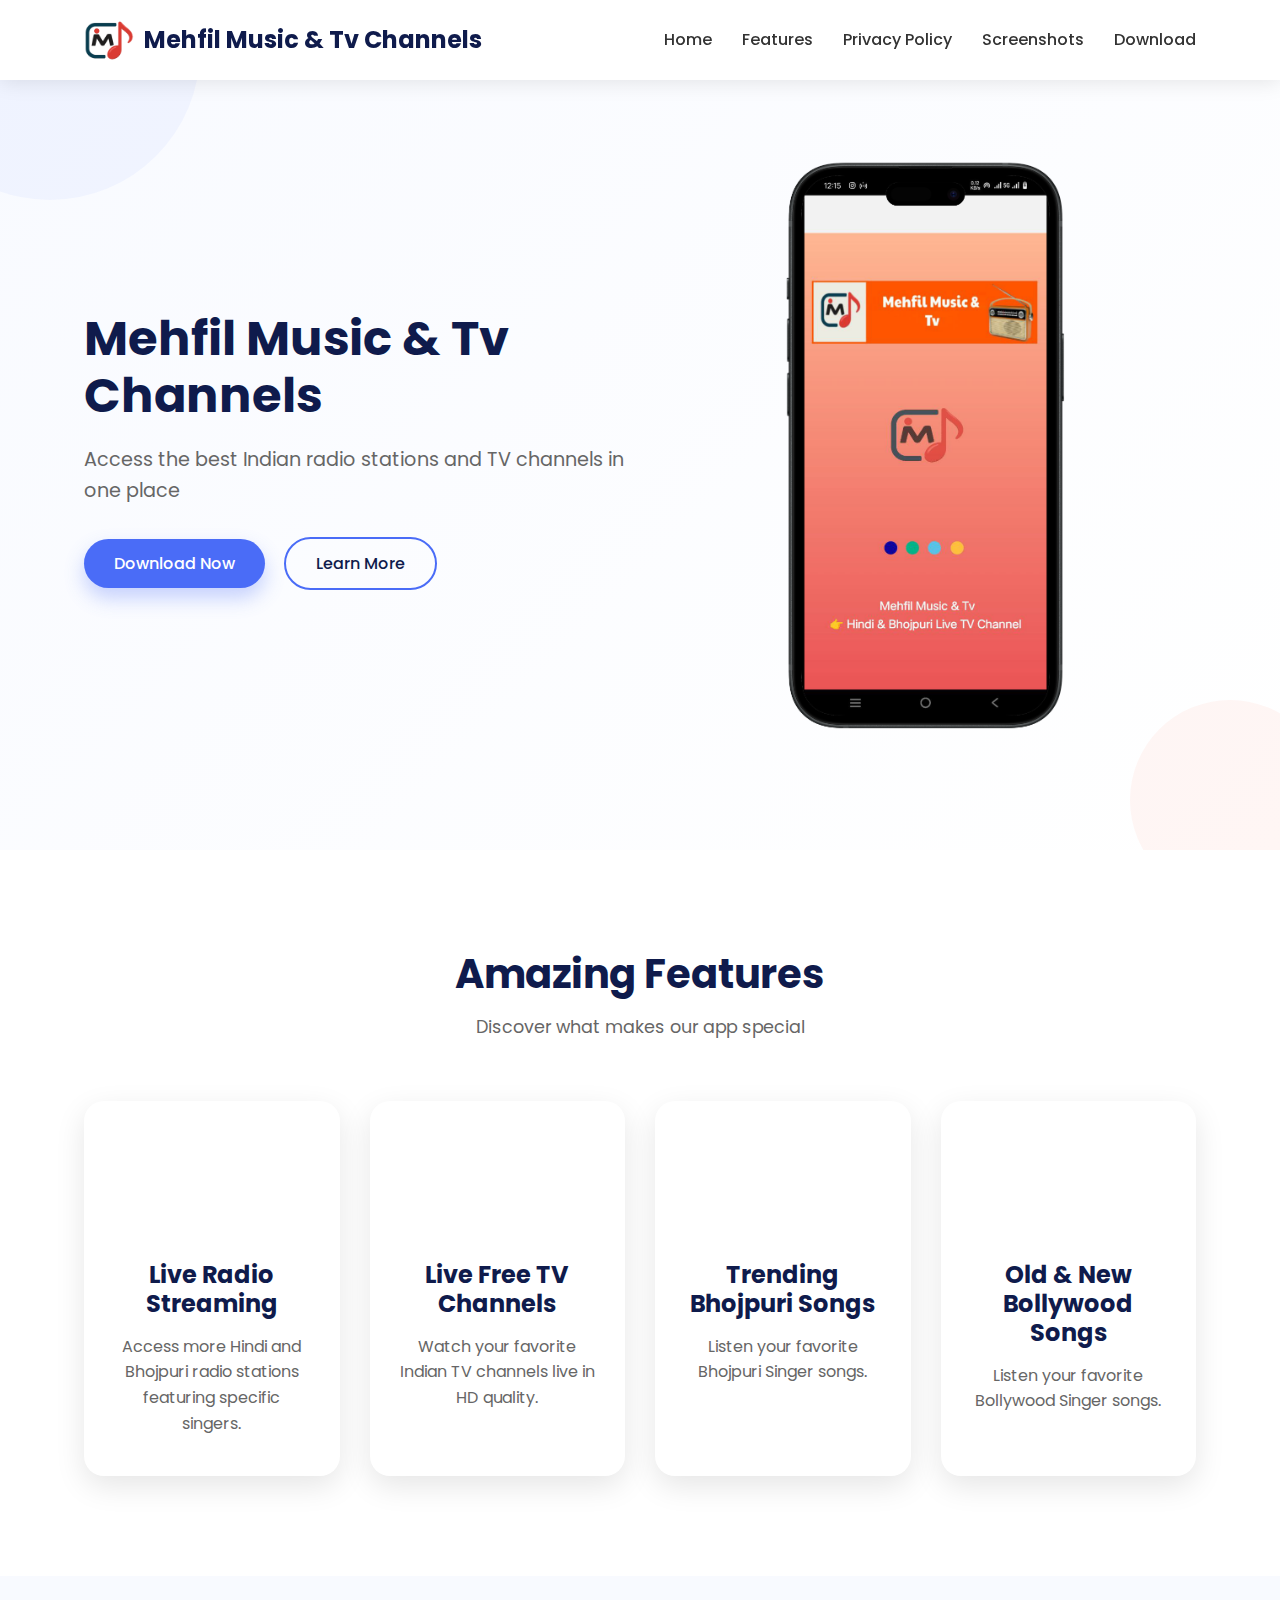
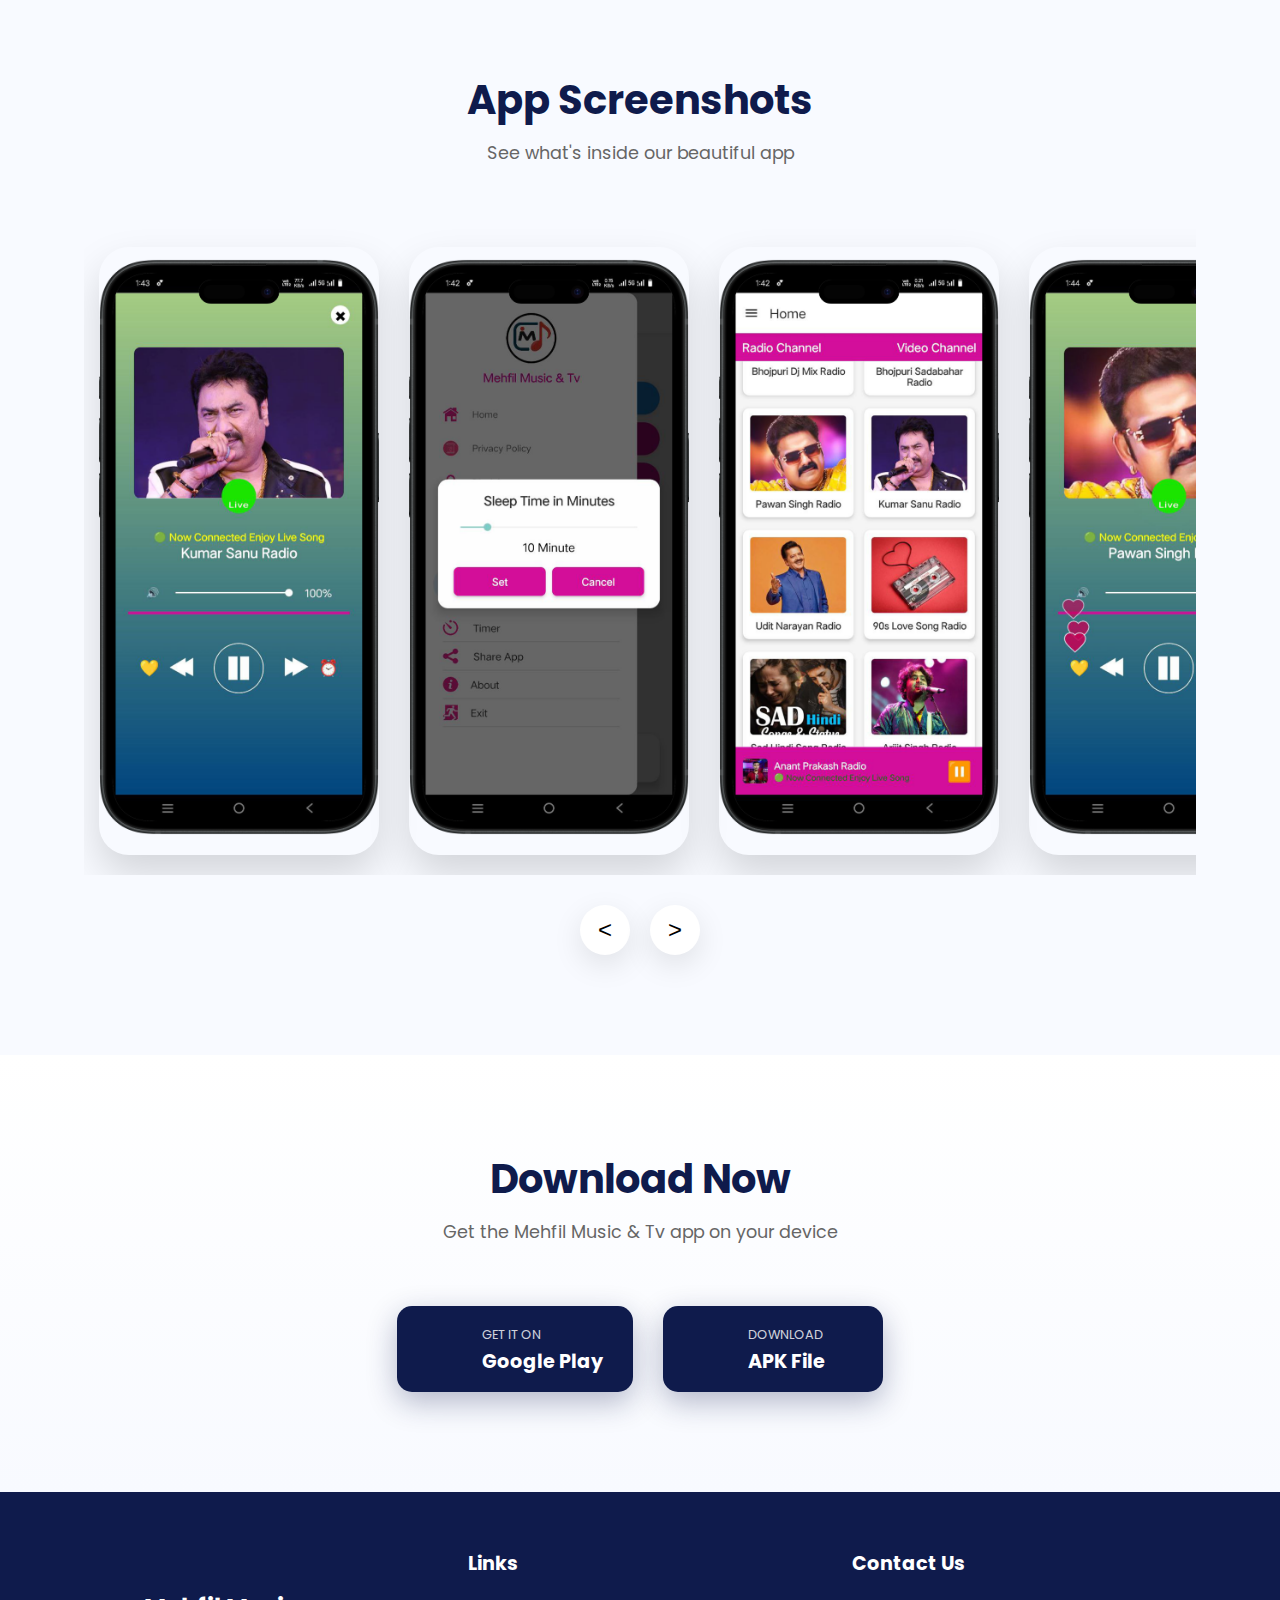
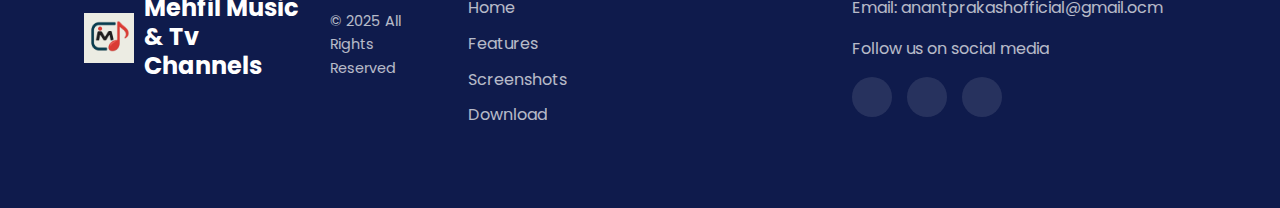
<file: index.html>
<!DOCTYPE html>
<html lang="en">
 <head>
  <meta charset="UTF-8" />
  <meta name="viewport" content="width=device-width, initial-scale=1.0" />
  <title>Mehfil Music & Tv - Android App</title>
  <meta name="description" content="Download Mehfil Music & Tv app for Android. Stream your favorite Indian radio stations and TV channels." />
  <meta name="keywords" content="Mehfil, Music, Tv, Indian Radio, Bhojpuri Songs, Live TV, Bollywood, Android App, Free Streaming" />
  <meta name="author" content="Anant Prakash Gupta" />
  <meta name="robots" content="index, follow" />

  <!-- Open Graph (Facebook, LinkedIn, etc.) -->
  <meta property="og:title" content="Mehfil Music & Tv - Android App" />
  <meta property="og:description" content="Stream your favorite Indian radio stations and TV channels with Mehfil Music & Tv." />
  <meta property="og:image" content="https://anantprakashgupta.github.io/MehfllMusicTv/images/mehfil.png" />
  <meta property="og:url" content="https://anantprakashgupta.github.io/MehfllMusicTv/" />
  <meta property="og:type" content="website" />

  <!-- Twitter Cards -->
  <meta name="twitter:card" content="summary_large_image" />
  <meta name="twitter:title" content="Mehfil Music & Tv - Android App" />
  <meta name="twitter:description" content="Stream Indian radio stations & TV channels in HD on your Android device." />
  <meta name="twitter:image" content="https://anantprakashgupta.github.io/MehfllMusicTv/images/mehfil.png" />

  <!-- Favicon and App Icons -->
  <link rel="icon" href="https://anantprakashgupta.github.io/MehfllMusicTv/images/mehfil.png" type="image/png" />
  <link rel="apple-touch-icon" href="https://anantprakashgupta.github.io/MehfllMusicTv/images/mehfil.png" />

  <!-- Manifest (for PWA) -->
  <link rel="manifest" href="manifest.json" />

  <!-- Fonts and Styles -->
  <link rel="stylesheet" href="styles.css" />
  <link rel="preconnect" href="https://fonts.googleapis.com" />
  <link rel="preconnect" href="https://fonts.gstatic.com" crossorigin />
  <link href="https://fonts.googleapis.com/css2?family=Poppins:wght@300;400;500;600;700&display=swap" rel="stylesheet" />
</head>

  <body>
    <header>
      <div class="container">
        <div class="logo">
          <img src="https://anantprakashgupta.github.io/MehfllMusicTv/images/BRLogoFinal.png" style="width: 50px; height: 50px;"></img>
          <h1>Mehfil Music & Tv Channels</h1>
        </div>
        <nav>
          <ul>
            <li><a href="#home">Home</a></li>
            <li><a href="#features">Features</a></li>
            <li><a href="/privacy.html">Privacy Policy</a></li>
            <li><a href="#screenshots">Screenshots</a></li>
            <li><a href="#download">Download</a></li>
          </ul>
        </nav>
      </div>
    </header>

    <section id="home" class="hero">
      <div class="container">
        <div class="hero-content">
          <h1>Mehfil Music & Tv Channels</h1>
          <p>Access the best Indian radio stations and TV channels in one place</p>
          <div class="cta-buttons">
            <a href="#download" class="btn btn-primary">Download Now</a>
            <a href="#features" class="btn btn-secondary">Learn More</a>
          </div>
        </div>
        <div class="hero-image">
          <div class="phone-mockup">
            <img src="https://anantprakashgupta.github.io/MehfllMusicTv/images/screen1.png" alt="Mehfil Music & Tv App Screenshot">
          </div>
        </div>
      </div>
    </section>

    <section id="features" class="features">
      <div class="container">
        <div class="section-header">
          <h2>Amazing Features</h2>
          <p>Discover what makes our app special</p>
        </div>
        <div class="feature-cards">
          <div class="feature-card">
            <div class="feature-icon radio-icon"></div>
            <h3>Live Radio Streaming</h3>
            <p>Access more Hindi and Bhojpuri radio stations featuring specific singers.</p>
          </div>
          <div class="feature-card">
            <div class="feature-icon tv-icon"></div>
            <h3>Live Free TV Channels</h3>
            <p>Watch your favorite Indian TV channels live in HD quality.</p>
          </div>
          <div class="feature-card">
            <div class="feature-icon favorites-icon"></div>
            <h3>Trending Bhojpuri Songs</h3>
            <p>Listen your favorite Bhojpuri Singer songs.</p>
          </div>
          <div class="feature-card">
            <div class="feature-icon offline-icon"></div>
            <h3>Old & New Bollywood Songs</h3>
            <p>Listen your favorite Bollywood Singer songs. </p>
          </div>
        </div>
      </div>
    </section>

    <section id="screenshots" class="screenshots">
      <div class="container">
        <div class="section-header">
          <h2>App Screenshots</h2>
          <p>See what's inside our beautiful app</p>
        </div>
        <div class="screenshot-carousel">
          <div class="screenshot" id="scr">
            <img src="https://anantprakashgupta.github.io/MehfllMusicTv/images/screen2.png" alt="App Screenshot 1">
          </div>
          <div class="screenshot" id="scr">
            <img src="https://anantprakashgupta.github.io/MehfllMusicTv/images/screen3.png" alt="App Screenshot 2">
          </div>
          <div class="screenshot" id="scr">
            <img src="https://anantprakashgupta.github.io/MehfllMusicTv/images/screen4.png" alt="App Screenshot 3">
          </div>
          <div class="screenshot" id="scr">
            <img src="https://anantprakashgupta.github.io/MehfllMusicTv/images/screen5.png" alt="App Screenshot 4">
          </div>
        </div>
        <div class="carousel-controls">
          <button class="prev-btn">&lt;</button>
          <button class="next-btn">&gt;</button>
        </div>
      </div>
    </section>

    <section id="download" class="download">
      <div class="container">
        <div class="section-header">
          <h2>Download Now</h2>
          <p>Get the Mehfil Music & Tv app on your device</p>
        </div>
        <div class="download-options">
          <a href="#" class="download-btn google-play">
            <div class="download-icon"></div>
            <div class="download-text">
              <span>GET IT ON</span>
              <strong>Google Play</strong>
            </div>
          </a>
          <a href="#" class="download-btn direct-download">
            <div class="download-icon"></div>
            <div class="download-text">
              <span>DOWNLOAD</span>
              <strong>APK File</strong>
            </div>
          </a>
        </div>
      </div>
    </section>

    <footer>
      <div class="container">
        <div class="footer-content">
          <div class="footer-logo">
            <img src="https://anantprakashgupta.github.io/MehfllMusicTv/images/mehfil.png" alt="Logo" width="50px">
            <h3>Mehfil Music & Tv Channels</h3>
            <p>© 2025 All Rights Reserved</p>
          </div>
          <div class="footer-links">
            <h4>Links</h4>
            <ul>
              <li><a href="#home">Home</a></li>
              <li><a href="#features">Features</a></li>
              <li><a href="#screenshots">Screenshots</a></li>
              <li><a href="#download">Download</a></li>
            </ul>
          </div>
          <div class="footer-contact">
            <h4>Contact Us</h4>
            <p>Email: anantprakashofficial@gmail.ocm</p>
            <p>Follow us on social media</p>
            <div class="social-icons">
              <a href="#" class="social-icon facebook"></a>
              <a href="#" class="social-icon twitter"></a>
              <a href="#" class="social-icon instagram"></a>
            </div>
          </div>
        </div>
      </div>
    </footer>

    <script src="script.js"></script>
  </body>
</html>
</file>
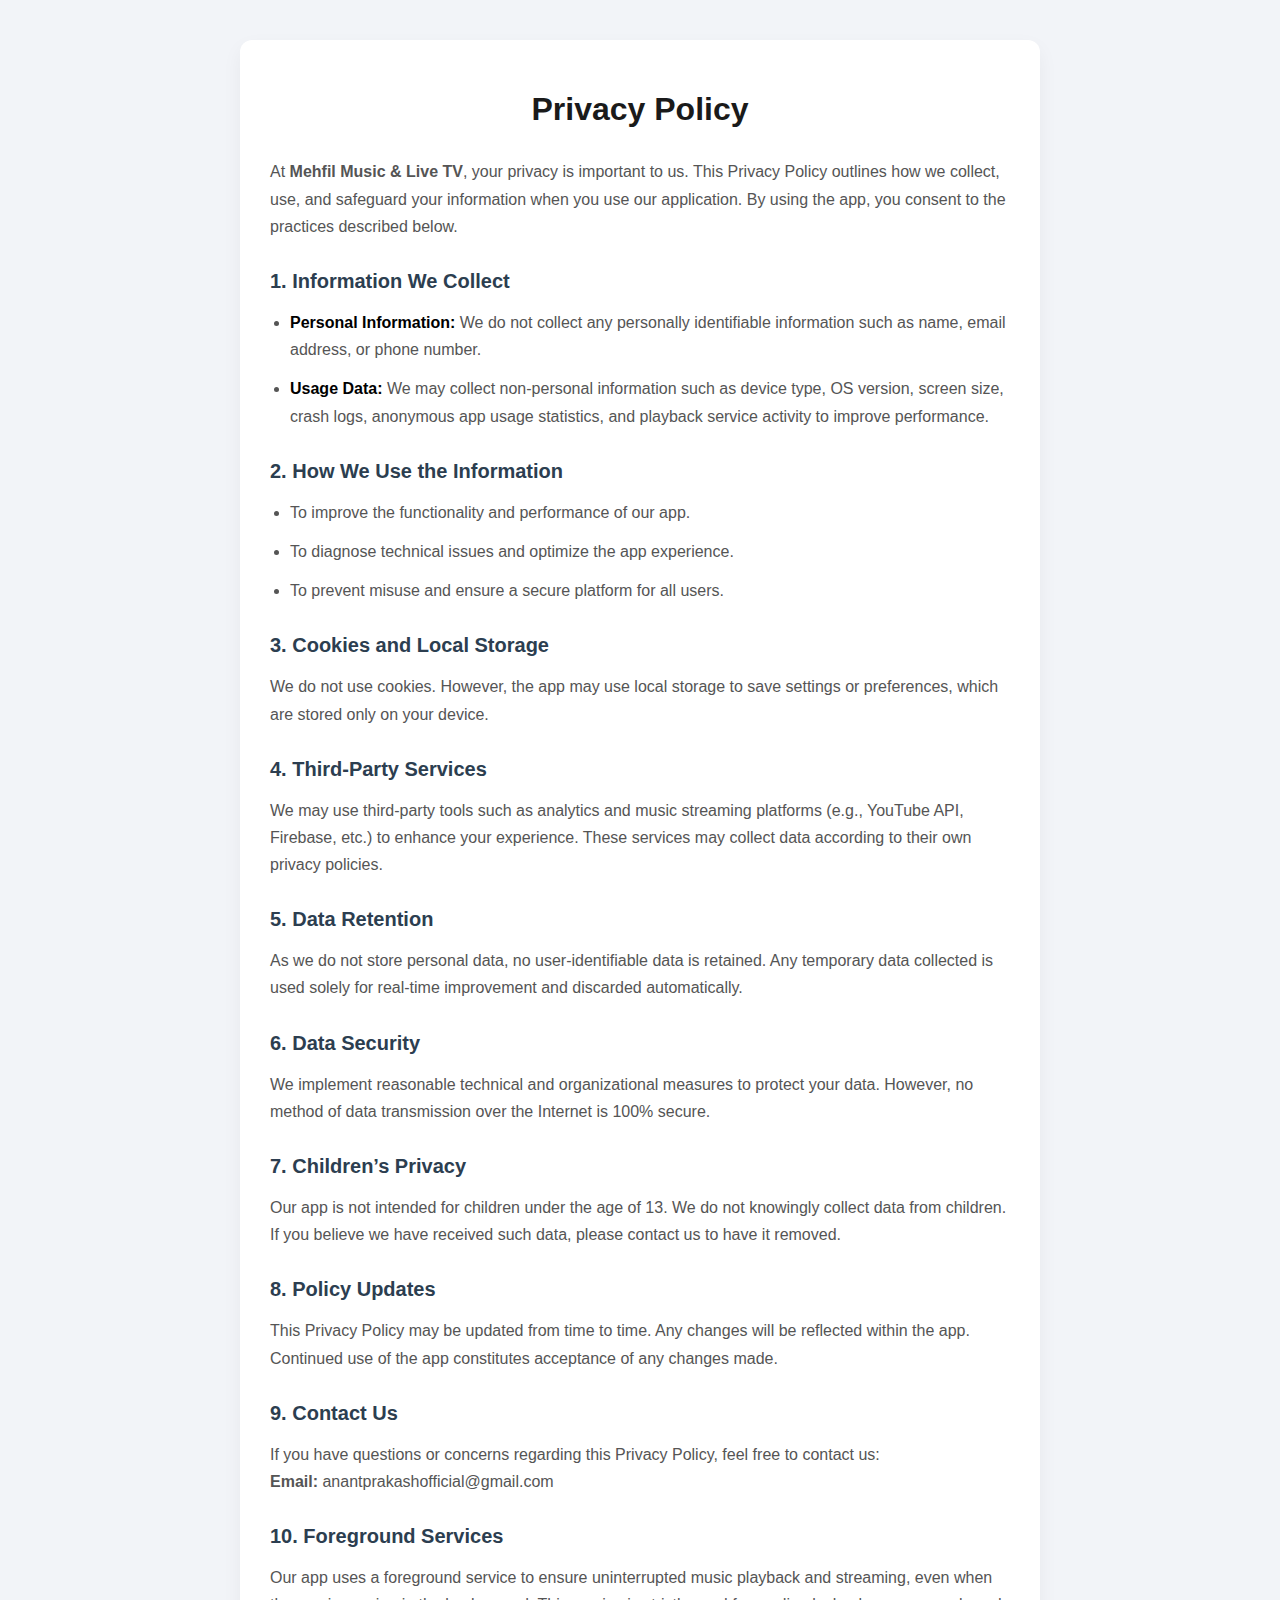
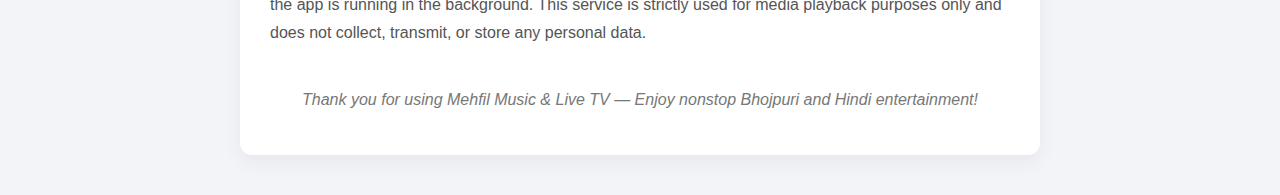
<file: privacy.html>
<!DOCTYPE html>
<html lang="en">
<head>
  <meta charset="UTF-8" />
  <meta name="viewport" content="width=device-width, initial-scale=1.0"/>
  <title>Privacy Policy - Mehfil Music & Live TV</title>
  <style>
    * {
      box-sizing: border-box;
    }

    body {
      font-family: "Segoe UI", Tahoma, Geneva, Verdana, sans-serif;
      background-color: #f2f4f8;
      margin: 0;
      padding: 0;
      color: #333;
    }

    .container {
      max-width: 800px;
      margin: 40px auto;
      padding: 30px;
      background: #ffffff;
      border-radius: 12px;
      box-shadow: 0 8px 20px rgba(0, 0, 0, 0.05);
    }

    h1 {
      font-size: 32px;
      text-align: center;
      color: #1a1a1a;
      margin-bottom: 30px;
    }

    h2 {
      font-size: 20px;
      margin-top: 30px;
      margin-bottom: 10px;
      color: #2c3e50;
    }

    p, li {
      font-size: 16px;
      line-height: 1.7;
      margin-bottom: 12px;
      color: #555;
    }

    ul {
      padding-left: 20px;
    }

    .highlight {
      font-weight: bold;
      color: #000;
    }

    .footer {
      margin-top: 40px;
      text-align: center;
      font-style: italic;
      font-size: 16px;
      color: #777;
    }

    @media (max-width: 600px) {
      .container {
        padding: 20px;
        margin: 20px;
      }

      h1 {
        font-size: 26px;
      }
    }
  </style>
</head>
<body>
  <div class="container">
    <h1>Privacy Policy</h1>
    <p>
      At <strong>Mehfil Music & Live TV</strong>, your privacy is important to us. This Privacy Policy outlines how we collect,
      use, and safeguard your information when you use our application. By using the app, you consent to the practices described below.
    </p>

    <h2>1. Information We Collect</h2>
    <ul>
      <li><span class="highlight">Personal Information:</span> We do not collect any personally identifiable information such as name, email address, or phone number.</li>
      <li><span class="highlight">Usage Data:</span> We may collect non-personal information such as device type, OS version, screen size, crash logs, anonymous app usage statistics, and playback service activity to improve performance.</li>
    </ul>

    <h2>2. How We Use the Information</h2>
    <ul>
      <li>To improve the functionality and performance of our app.</li>
      <li>To diagnose technical issues and optimize the app experience.</li>
      <li>To prevent misuse and ensure a secure platform for all users.</li>
    </ul>

    <h2>3. Cookies and Local Storage</h2>
    <p>We do not use cookies. However, the app may use local storage to save settings or preferences, which are stored only on your device.</p>

    <h2>4. Third-Party Services</h2>
    <p>
      We may use third-party tools such as analytics and music streaming platforms (e.g., YouTube API, Firebase, etc.) to enhance your experience. These services may collect data according to their own privacy policies.
    </p>

    <h2>5. Data Retention</h2>
    <p>
      As we do not store personal data, no user-identifiable data is retained. Any temporary data collected is used solely for real-time improvement and discarded automatically.
    </p>

    <h2>6. Data Security</h2>
    <p>
      We implement reasonable technical and organizational measures to protect your data. However, no method of data transmission over the Internet is 100% secure.
    </p>

    <h2>7. Children’s Privacy</h2>
    <p>
      Our app is not intended for children under the age of 13. We do not knowingly collect data from children. If you believe we have received such data, please contact us to have it removed.
    </p>

    <h2>8. Policy Updates</h2>
    <p>
      This Privacy Policy may be updated from time to time. Any changes will be reflected within the app. Continued use of the app constitutes acceptance of any changes made.
    </p>

    <h2>9. Contact Us</h2>
    <p>
      If you have questions or concerns regarding this Privacy Policy, feel free to contact us:
      <br><strong>Email:</strong> anantprakashofficial@gmail.com
    </p>

    <h2>10. Foreground Services</h2>
    <p>
      Our app uses a foreground service to ensure uninterrupted music playback and streaming, even when the app is running in the background. 
      This service is strictly used for media playback purposes only and does not collect, transmit, or store any personal data.
    </p>

    <p class="footer">
      Thank you for using Mehfil Music & Live TV — Enjoy nonstop Bhojpuri and Hindi entertainment!
    </p>
  </div>
</body>
</html>
</file>
<file: styles.css>
/* Base Styles */
:root {
  --primary-color: #4A6CF7;
  --secondary-color: #0F1B4C;
  --accent-color: #FF5722;
  --text-color: #333;
  --light-text: #666;
  --bg-color: #fff;
  --light-bg: #F8FAFF;
  --border-color: #e5e7eb;
  --shadow: 0 10px 30px rgba(0, 0, 0, 0.1);
  --transition: all 0.3s ease;
}

* {
  margin: 0;
  padding: 0;
  box-sizing: border-box;
}

html {
  scroll-behavior: smooth;
}

body {
  font-family: 'Poppins', sans-serif;
  line-height: 1.6;
  color: var(--text-color);
  background: var(--bg-color);
}

.container {
  width: 90%;
  max-width: 1200px;
  margin: 0 auto;
  padding: 0 20px;
}

a {
  text-decoration: none;
  color: inherit;
}

ul {
  list-style: none;
}

img {
  max-width: 100%;
  height: auto;
}

h1, h2, h3, h4, h5, h6 {
  font-weight: 700;
  line-height: 1.2;
}

.section-header {
  text-align: center;
  margin-bottom: 60px;
}

.section-header h2 {
  font-size: 2.5rem;
  color: var(--secondary-color);
  margin-bottom: 15px;
}

.section-header p {
  font-size: 1.1rem;
  color: var(--light-text);
  max-width: 600px;
  margin: 0 auto;
}

/* Button Styles */
.btn {
  display: inline-block;
  padding: 12px 30px;
  border-radius: 50px;
  font-weight: 500;
  text-align: center;
  cursor: pointer;
  transition: var(--transition);
}

.btn-primary {
  background: var(--primary-color);
  color: white;
  box-shadow: 0 10px 20px rgba(74, 108, 247, 0.3);
}

.btn-primary:hover {
  background: #3954d4;
  transform: translateY(-3px);
  box-shadow: 0 15px 25px rgba(74, 108, 247, 0.4);
}

.btn-secondary {
  background: transparent;
  color: var(--secondary-color);
  border: 2px solid var(--primary-color);
  margin-left: 15px;
}

.btn-secondary:hover {
  background: rgba(74, 108, 247, 0.1);
  transform: translateY(-3px);
}

/* Header */
header {
  position: fixed;
  top: 0;
  left: 0;
  width: 100%;
  background: rgba(255, 255, 255, 0.95);
  box-shadow: 0 2px 20px rgba(0, 0, 0, 0.1);
  padding: 15px 0;
  z-index: 1000;
  backdrop-filter: blur(10px);
}

header .container {
  display: flex;
  justify-content: space-between;
  align-items: center;
}

.logo h1 {
  font-size: 1.5rem;
  color: var(--secondary-color);
}

.logo {
  display: flex;
  align-items: center;  /* Align items in a single row */
  gap: 10px;  /* Space between logo and text */
}

.logo img {
  width: 50px;
  height: 50px;
}

.footer-logo {
  display: flex;
  align-items: center; /* Aligns image and text in a row */
  gap: 10px; /* Space between logo and text */
}

.footer-logo img {
  width: 50px;
  height: 50px;
  margin-bottom: 15px;
}



nav ul {
  display: flex;
}

nav ul li {
  margin-left: 30px;
}

nav ul li a {
  font-weight: 500;
  transition: var(--transition);
}

nav ul li a:hover {
  color: var(--primary-color);
}

/* Hero Section */
.hero {
  padding: 150px 0 100px;
  background: linear-gradient(135deg, var(--light-bg) 0%, white 100%);
  position: relative;
  overflow: hidden;
}

.hero::before {
  content: '';
  position: absolute;
  width: 300px;
  height: 300px;
  border-radius: 50%;
  background: rgba(74, 108, 247, 0.05);
  top: -100px;
  left: -100px;
}

.hero::after {
  content: '';
  position: absolute;
  width: 200px;
  height: 200px;
  border-radius: 50%;
  background: rgba(255, 87, 34, 0.05);
  bottom: -50px;
  right: -50px;
}

.hero .container {
  display: flex;
  align-items: center;
}

.hero-content {
  flex: 1;
  padding-right: 30px;
}

.hero-content h1 {
  font-size: 3rem;
  margin-bottom: 20px;
  color: var(--secondary-color);
}

.hero-content p {
  font-size: 1.2rem;
  color: var(--light-text);
  margin-bottom: 30px;
}

.hero-image {
  flex: 1;
  display: flex;
  justify-content: center;
  position: relative;
}

.phone-mockup {
  position: relative;
  width: 300px;
  height: 600px;
  perspective: 1000px;
  transform-style: preserve-3d;
  animation: float 6s ease-in-out infinite;
}

@keyframes float {
  0%, 100% {
    transform: translateY(0);
  }
  50% {
    transform: translateY(-15px);
  }
}

/* Features Section */
.features {
  padding: 100px 0;
  background: white;
}

.feature-cards {
  display: grid;
  grid-template-columns: repeat(auto-fit, minmax(250px, 1fr));
  gap: 30px;
}

.feature-card {
  background: white;
  border-radius: 20px;
  padding: 40px 30px;
  text-align: center;
  box-shadow: var(--shadow);
  transition: var(--transition);
}

.feature-card:hover {
  transform: translateY(-10px);
  box-shadow: 0 20px 40px rgba(0, 0, 0, 0.1);
}

.feature-icon {
  width: 100px;
  height: 100px;
  margin: 0 auto 20px;
  /* border-radius: 50%; */
  display: flex;
  align-items: center;
  justify-content: center;
  background: var(--light-bg);
}

.radio-icon {
  background: url('https://rukminim2.flixcart.com/image/850/1000/xif0q/fm-radio/l/x/2/all-new-creta-fm-am-sw-rechargeable-radio-with-bluetooth-usb-tf-original-imagywkrzfu4xz97.jpeg?q=20&crop=false') no-repeat center center / 100px;
}

.tv-icon {
  background: url('https://telecomtalk.info/wp-content/uploads/2018/12/dish-tv-airtel-digital-channel-prices-1200x675.png') no-repeat center center / 100px;
}

.favorites-icon {
  background: url('https://c.saavncdn.com/651/Raja-Ji-Bhojpuri-2023-20240701224828-500x500.jpg') no-repeat center center / 100px;
}

.offline-icon {
  background: url('https://i.ytimg.com/vi/uwBXD6xAcJw/maxresdefault.jpg') no-repeat center center / 100px;
}

.feature-card h3 {
  font-size: 1.5rem;
  margin-bottom: 15px;
  color: var(--secondary-color);
}

.feature-card p {
  color: var(--light-text);
}

/* Screenshots Section */
.screenshots {
  padding: 100px 0;
  background: var(--light-bg);
  position: relative;
  overflow: hidden;
}

.screenshot-carousel {
  display: flex;
  overflow-x: auto;
  scroll-snap-type: x mandatory;
  scroll-behavior: smooth;
  -webkit-overflow-scrolling: touch;
  margin-bottom: 30px;
  padding: 20px 0;
}

.screenshot-carousel::-webkit-scrollbar {
  display: none;
}

.screenshot {
  flex: 0 0 280px;
  margin: 0 15px;
  scroll-snap-align: center;
  border-radius: 30px;
  overflow: hidden;
  box-shadow: 0 20px 40px rgba(0, 0, 0, 0.15);
  transition: var(--transition);
}

.screenshot:hover {
  transform: scale(1.05);
}

.screenshot img {
  height: 600px;
  object-fit: cover;
}

.carousel-controls {
  display: flex;
  justify-content: center;
  gap: 20px;
}

.prev-btn, .next-btn {
  width: 50px;
  height: 50px;
  border-radius: 50%;
  background: white;
  border: none;
  font-size: 1.5rem;
  display: flex;
  align-items: center;
  justify-content: center;
  cursor: pointer;
  box-shadow: var(--shadow);
  transition: var(--transition);
}

.prev-btn:hover, .next-btn:hover {
  background: var(--primary-color);
  color: white;
}

/* Download Section */
.download {
  padding: 100px 0;
  background: linear-gradient(180deg, white, var(--light-bg));
  text-align: center;
}

.download-options {
  display: flex;
  justify-content: center;
  gap: 30px;
  flex-wrap: wrap;
}

.download-btn {
  display: flex;
  align-items: center;
  padding: 15px 30px;
  border-radius: 15px;
  background: var(--secondary-color);
  color: white;
  min-width: 220px;
  transition: var(--transition);
  box-shadow: 0 10px 30px rgba(15, 27, 76, 0.3);
}

.download-btn:hover {
  transform: translateY(-5px);
  box-shadow: 0 15px 35px rgba(15, 27, 76, 0.4);
}

.download-icon {
  width: 40px;
  height: 40px;
  margin-right: 15px;
}

.google-play .download-icon {
  background: url('https://cdn-icons-png.flaticon.com/512/732/732208.png') no-repeat center center / contain;
}

.direct-download .download-icon {
  background: url('https://www.freeiconspng.com/uploads/download-icon-png-20.png') no-repeat center center / contain;
}

.download-text {
  text-align: left;
}

.download-text span {
  font-size: 0.8rem;
  opacity: 0.8;
}

.download-text strong {
  font-size: 1.2rem;
  display: block;
}

/* Footer */
footer {
  background: var(--secondary-color);
  color: white;
  padding: 60px 0 30px;
}

.footer-content {
  display: grid;
  grid-template-columns: repeat(auto-fit, minmax(200px, 1fr));
  gap: 40px;
  margin-bottom: 40px;
}

.footer-logo h3 {
  font-size: 1.5rem;
  margin-bottom: 15px;
}

.footer-logo p {
  opacity: 0.7;
  font-size: 0.9rem;
}

.footer-links h4, .footer-contact h4 {
  margin-bottom: 20px;
  font-size: 1.2rem;
}

.footer-links ul li {
  margin-bottom: 10px;
}

.footer-links ul li a {
  opacity: 0.7;
  transition: var(--transition);
}

.footer-links ul li a:hover {
  opacity: 1;
  color: var(--primary-color);
}

.footer-contact p {
  opacity: 0.7;
  margin-bottom: 15px;
}

.social-icons {
  display: flex;
  gap: 15px;
}

.social-icon {
  width: 40px;
  height: 40px;
  border-radius: 50%;
  background: rgba(255, 255, 255, 0.1);
  transition: var(--transition);
}

.social-icon:hover {
  background: var(--primary-color);
  transform: translateY(-3px);
}

.facebook {
  background: rgba(255, 255, 255, 0.1) url('https://upload.wikimedia.org/wikipedia/commons/thumb/b/b9/2023_Facebook_icon.svg/240px-2023_Facebook_icon.svg.png') no-repeat center center / 30px;
}

.twitter {
  background: rgba(255, 255, 255, 0.1) url('https://www.freeiconspng.com/thumbs/logo-twitter-png/logo-twitter-icon-symbol-0.png') no-repeat center center / 40px;
}

.instagram {
  background: rgba(255, 255, 255, 0.1) url('https://static.vecteezy.com/system/resources/previews/042/148/632/non_2x/instagram-logo-instagram-social-media-icon-free-png.png') no-repeat center center / 40px;
}

/* Responsive Styles */
@media (max-width: 992px) {
  .hero .container {
    flex-direction: column;
    text-align: center;
  }

  .hero-content {
    padding-right: 0;
    margin-bottom: 50px;
  }

  .hero-content h1 {
    font-size: 2.5rem;
  }

  .feature-cards {
    grid-template-columns: repeat(auto-fit, minmax(200px, 1fr));
  }
}

@media (max-width: 768px) {
  nav {
    display: none;
  }

  .section-header h2 {
    font-size: 2rem;
  }

  .screenshot {
    flex: 0 0 220px;
  }

  .screenshot img {
    height: 450px;
  }
}

@media (max-width: 480px) {
  .hero-content h1 {
    font-size: 2rem;
  }
  
  .cta-buttons {
    display: flex;
    flex-direction: column;
    gap: 15px;
  }
  
  .btn-secondary {
    margin-left: 0;
  }

  .download-options {
    flex-direction: column;
    align-items: center;
  }
}
</file>
